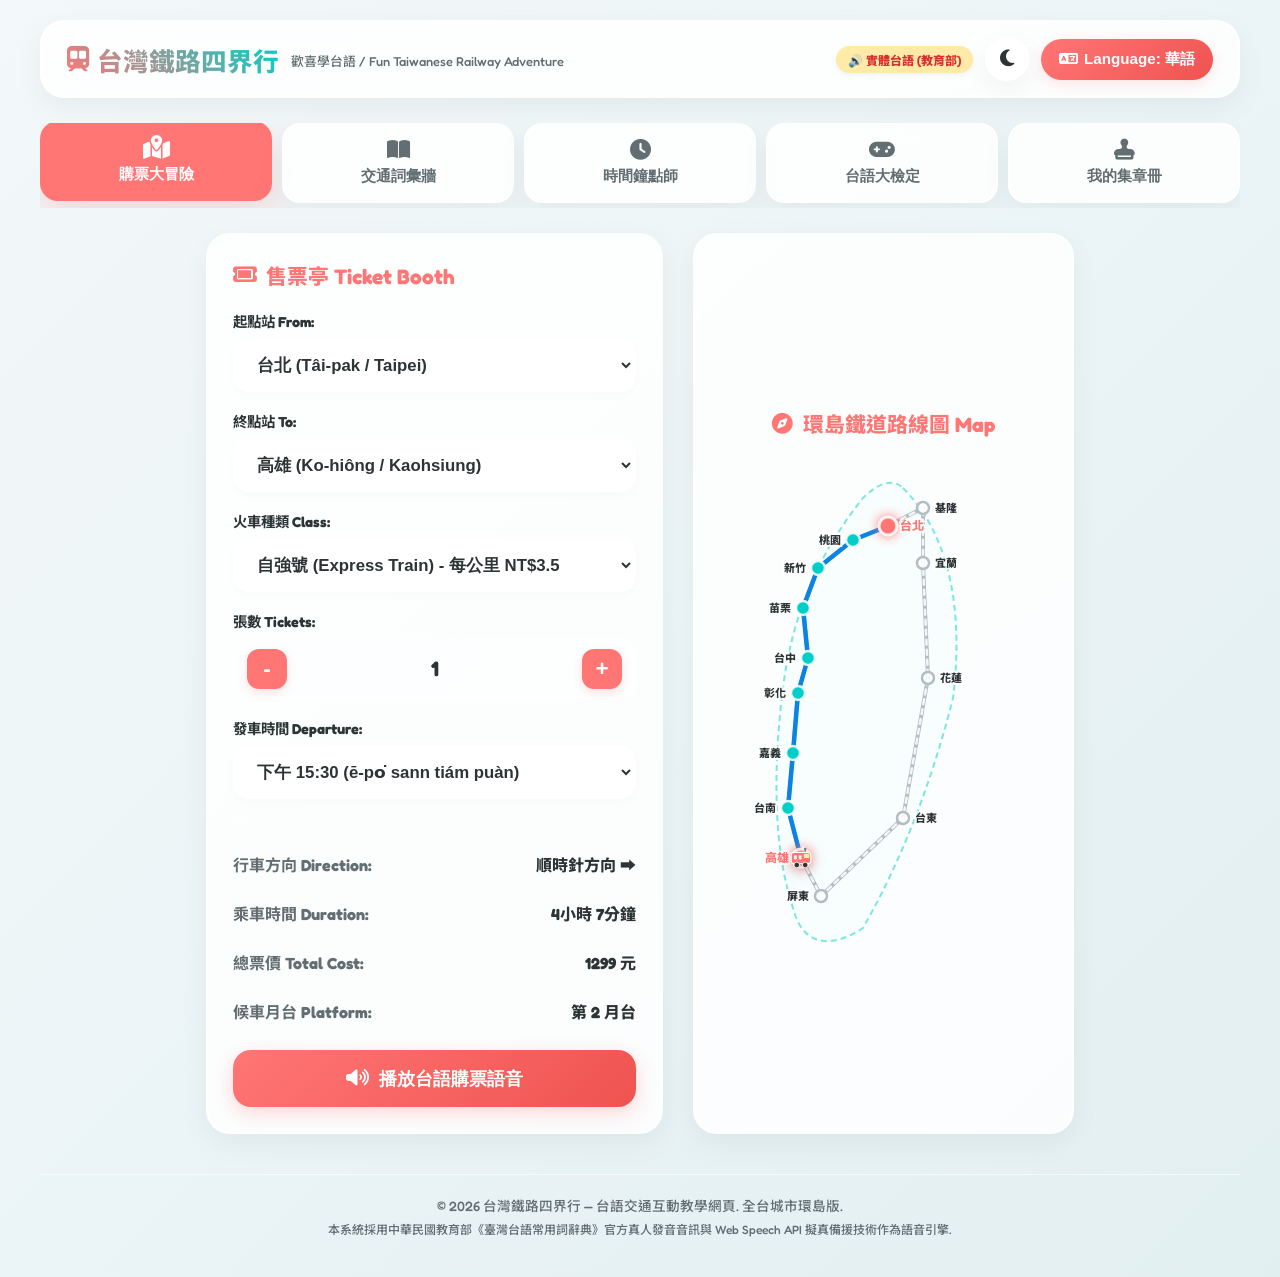
<file: ref/台灣鐵路四界行/index.html>
<!DOCTYPE html>
<html lang="zh-Hant" data-theme="light">
<head>
    <meta charset="UTF-8">
    <meta name="viewport" content="width=device-width, initial-scale=1.0">
    <title>台灣鐵路四界行 — 歡喜學台語 (Tâi-oân Hoé-chhia冒險!)</title>
    <!-- Fonts -->
    <link href="https://fonts.googleapis.com/css2?family=Fredoka:wght@300..700&family=Noto+Sans+TC:wght@100..900&family=Outfit:wght@100..900&display=swap" rel="stylesheet">
    <!-- Font Awesome -->
    <link rel="stylesheet" href="https://cdnjs.cloudflare.com/ajax/libs/font-awesome/6.4.0/css/all.min.css">
    <link rel="stylesheet" href="style.css">
</head>
<body>

    <!-- Header Section -->
    <header>
        <div class="logo-section">
            <h1 id="ui-title"><i class="fa-solid fa-train-subway"></i> 台灣鐵路四界行</h1>
            <small id="ui-subtitle">歡喜學台語 / Fun Taiwanese Railway Adventure</small>
        </div>
        <div class="header-controls">
            <!-- Speech Engine Badge -->
            <span id="speech-engine-badge" class="speech-badge badge-google">🔊 實體台語 (教育部)</span>
            <!-- Dark Mode Toggle -->
            <button id="theme-toggle-btn" class="btn-icon" onclick="toggleTheme()" aria-label="Toggle Theme" title="切換深色模式">
                <i class="fa-solid fa-moon"></i>
            </button>
            <!-- Language Toggle -->
            <button id="lang-toggle-btn" class="lang-btn" onclick="toggleLanguage()">
                <i class="fa-solid fa-language"></i> <span id="lang-toggle-text">Language: 華語</span>
            </button>
        </div>
    </header>

    <!-- Navigation Tabs -->
    <nav class="nav-tabs" aria-label="Main Navigation">
        <button id="tab-adventure-btn" class="tab-trigger active" onclick="switchTab('adventure')">
            <i class="fa-solid fa-map-location-dot"></i>
            <span id="ui-tab-adventure">購票大冒險</span>
        </button>
        <button id="tab-vocab-btn" class="tab-trigger" onclick="switchTab('vocab')">
            <i class="fa-solid fa-book-open"></i>
            <span id="ui-tab-vocab">交通詞彙牆</span>
        </button>
        <button id="tab-time-btn" class="tab-trigger" onclick="switchTab('time')">
            <i class="fa-solid fa-clock"></i>
            <span id="ui-tab-time">時間鐘點師</span>
        </button>
        <button id="tab-quiz-btn" class="tab-trigger" onclick="switchTab('quiz')">
            <i class="fa-solid fa-gamepad"></i>
            <span id="ui-tab-quiz">台語大檢定</span>
        </button>
        <button id="tab-stamps-btn" class="tab-trigger" onclick="switchTab('stamps')">
            <i class="fa-solid fa-stamp"></i>
            <span id="ui-tab-stamps">我的集章冊</span>
        </button>
    </nav>

    <!-- Main Content Area -->
    <main>
        <!-- Tab 1: Adventure & Booking -->
        <section id="panel-adventure" class="tab-panel adventure-grid active">
            <!-- Interactive Ticket Booth Card -->
            <div class="card">
                <h2 class="card-title" id="ui-booth-title"><i class="fa-solid fa-ticket"></i> 售票亭 Ticket Booth</h2>
                
                <div class="form-group">
                    <label for="start-station" id="ui-label-from">起點站 From:</label>
                    <select id="start-station" onchange="calculateJourney()"></select>
                </div>

                <div class="form-group">
                    <label for="end-station" id="ui-label-to">終點站 To:</label>
                    <select id="end-station" onchange="calculateJourney()"></select>
                </div>

                <div class="form-group">
                    <label for="train-class" id="ui-label-class">火車種類 Class:</label>
                    <select id="train-class" onchange="calculateJourney()">
                        <option value="local">區間車 (Local Train) - 每公里 NT$2.0</option>
                        <option value="express" selected>自強號 (Express Train) - 每公里 NT$3.5</option>
                    </select>
                </div>

                <div class="form-group">
                    <label id="ui-label-passengers">張數 Tickets:</label>
                    <div class="ticket-stepper">
                        <button id="btn-dec-passengers" class="stepper-btn" onclick="changePassengers(-1)" aria-label="Decrease tickets">-</button>
                        <span id="passenger-count" class="stepper-value">1</span>
                        <button id="btn-inc-passengers" class="stepper-btn" onclick="changePassengers(1)" aria-label="Increase tickets">+</button>
                    </div>
                </div>

                <div class="form-group">
                    <label for="departure-time" id="ui-label-dep-time">發車時間 Departure:</label>
                    <select id="departure-time" onchange="calculateJourney()">
                        <option value="08:00">早上 08:00 (tshán-khí peh tiám)</option>
                        <option value="10:30">早上 10:30 (tshán-khí tsa̍p tiám puàn)</option>
                        <option value="13:15">下午 13:15 (ē-po͘ tsı̍t tiám tsa̍p-gōo hun)</option>
                        <option value="15:30" selected>下午 15:30 (ē-po͘ sann tiám puàn)</option>
                        <option value="18:45">晚上 18:45 (am-sî la̍k tiám sì-tsa̍p-gōo hun)</option>
                        <option value="20:00">晚上 20:00 (am-sî peh tiám)</option>
                    </select>
                </div>

                <hr style="border: none; border-top: 1px solid var(--card-border); margin: 20px 0;">

                <!-- Results display -->
                <div class="info-display">
                    <div class="info-row">
                        <span class="info-label" id="ui-info-direction">行車方向 Direction:</span>
                        <span class="info-value"><span id="info-direction">-</span></span>
                    </div>
                    <div class="info-row">
                        <span class="info-label" id="ui-info-duration">乘車時間 Duration:</span>
                        <span class="info-value"><span id="info-duration">-</span></span>
                    </div>
                    <div class="info-row">
                        <span class="info-label" id="ui-info-cost">總票價 Total Cost:</span>
                        <span class="info-value"><span id="info-cost">-</span></span>
                    </div>
                    <div class="info-row">
                        <span class="info-label" id="ui-info-platform">候車月台 Platform:</span>
                        <span class="info-value"><span id="info-platform">-</span></span>
                    </div>
                </div>

                <!-- CTA Audio buttons -->
                <button id="play-journey-btn" class="btn-cta" onclick="playFullJourneyAudio()" disabled>
                    <i class="fa-solid fa-volume-high animate-bounce"></i> <span id="ui-btn-play-journey">播放台語購票語音</span>
                </button>

                <!-- Sentence breakdown display -->
                <div id="journey-sentence-box" class="sentence-display">
                    <p class="sentence-zh" id="journey-sentence-zh"></p>
                    <p class="sentence-tw" id="journey-sentence-tw"></p>
                </div>
            </div>

            <!-- SVG Taiwan Map Card -->
            <div class="card map-card">
                <h2 class="card-title" id="ui-map-title"><i class="fa-solid fa-compass"></i> 環島鐵道路線圖 Map</h2>
                
                <div class="map-svg-container" id="map-container">
                    <!-- Train marker moving along path -->
                    <div id="train-marker" class="train-marker">
                        <svg class="train-icon-svg" viewBox="0 0 100 100">
                            <rect x="15" y="30" width="70" height="40" rx="10" fill="#FF7675" stroke="#FFFFFF" stroke-width="4"/>
                            <rect x="60" y="35" width="20" height="15" rx="3" fill="#FFEAA7"/>
                            <rect x="25" y="40" width="10" height="15" rx="2" fill="#EBF4F6"/>
                            <rect x="42" y="40" width="10" height="15" rx="2" fill="#EBF4F6"/>
                            <circle cx="35" cy="75" r="10" fill="#2D3436" stroke="#FFFFFF" stroke-width="3"/>
                            <circle cx="65" cy="75" r="10" fill="#2D3436" stroke="#FFFFFF" stroke-width="3"/>
                            <path d="M 65 30 L 70 15 L 60 15 Z" fill="#636E72" /> <!-- Smoke stack -->
                            <circle cx="58" cy="10" r="5" fill="#E8F9FF" opacity="0.8"/> <!-- Smoke bubble -->
                        </svg>
                    </div>

                    <!-- SVG Map elements drawn dynamically in app.js -->
                    <svg id="svg-map" width="320" height="500" viewBox="0 0 320 500">
                        <!-- Taiwan boundary contour (simplified SVG path) -->
                        <path class="taiwan-outline" d="M 180 30 C 230 80, 240 160, 230 240 C 210 320, 180 400, 140 470 C 110 490, 80 490, 70 450 C 50 390, 50 310, 60 230 C 70 150, 100 90, 140 40 C 155 25, 170 20, 180 30 Z" />
                        
                        <!-- Circular railway track path -->
                        <path id="svg-rail-track" class="rail-track" d="" />
                        <path id="svg-rail-track-dashed" class="rail-track-dashed" d="" />
                        <path id="svg-rail-active-path" class="rail-active-path" d="" />

                        <!-- Group for station points -->
                        <g id="svg-stations-group"></g>
                    </svg>
                </div>
            </div>
        </section>

        <!-- Tab 2: Vocabulary Wall -->
        <section id="panel-vocab" class="tab-panel card">
            <h2 class="card-title" id="ui-vocab-title"><i class="fa-solid fa-book-open"></i> 交通台語詞彙牆 Vocabulary</h2>
            <!-- Filter buttons -->
            <div class="vocab-filter">
                <button class="filter-btn active" id="btn-filter-all" onclick="filterVocab('all')">全部 All</button>
                <button class="filter-btn" id="btn-filter-vehicles" onclick="filterVocab('vehicles')">交通工具 Vehicles</button>
                <button class="filter-btn" id="btn-filter-stations" onclick="filterVocab('stations')">鐵路場景 Stations</button>
            </div>
            <!-- Vocabulary Grid -->
            <div class="vocab-grid" id="vocab-container"></div>
        </section>

        <!-- Tab 3: Interactive Time / Clock Trainer -->
        <section id="panel-time" class="tab-panel two-col-layout">
            <!-- Left: Interactive Clock -->
            <div class="card clock-container">
                <h2 class="card-title" id="ui-clock-title"><i class="fa-solid fa-circle-notch"></i> 撥撥看時鐘 Clock Trainer</h2>
                
                <div class="interactive-clock" id="interactive-clock">
                    <div class="clock-face">
                        <div class="clock-number clock-12">12</div>
                        <div class="clock-number clock-3">3</div>
                        <div class="clock-number clock-6">6</div>
                        <div class="clock-number clock-9">9</div>
                        <div class="clock-center"></div>
                        <!-- Clock hands -->
                        <div id="clock-hour-hand" class="clock-hand hour"></div>
                        <div id="clock-min-hand" class="clock-hand minute"></div>
                    </div>
                </div>

                <div class="clock-setter-panel">
                    <div class="time-readout" id="clock-time-digital">15:30</div>
                    <div class="time-readout-pinyin" id="clock-time-tw">下午三點半<br><small>ē-po͘ sann tiám puàn</small></div>
                </div>
            </div>

            <!-- Right: Time Learning & Control -->
            <div class="card">
                <h2 class="card-title" id="ui-time-learn-title"><i class="fa-solid fa-graduation-cap"></i> 時間台語發音教室</h2>
                
                <div class="form-group">
                    <label id="ui-label-adjust-time">微調時間 Adjust Time:</label>
                    <div class="clock-controls">
                        <button class="btn-ctrl" onclick="adjustClockTime(-60)" title="減少一小時"><i class="fa-solid fa-circle-minus"></i> -1h</button>
                        <button class="btn-ctrl" onclick="adjustClockTime(-15)" title="減少十五分"><i class="fa-solid fa-minus"></i> -15m</button>
                        <button class="btn-ctrl" onclick="adjustClockTime(15)" title="增加十五分"><i class="fa-solid fa-plus"></i> +15m</button>
                        <button class="btn-ctrl" onclick="adjustClockTime(60)" title="增加一小時"><i class="fa-solid fa-circle-plus"></i> +1h</button>
                    </div>
                </div>

                <!-- Fast preset options -->
                <div class="form-group" style="margin-top: 25px;">
                    <label id="ui-label-preset-time">常見火車發車時間 Presets:</label>
                    <div style="display: flex; flex-wrap: wrap; gap: 10px; margin-top: 8px;">
                        <button class="btn-ctrl" onclick="setClockTime(8, 0)">08:00 (八點整)</button>
                        <button class="btn-ctrl" onclick="setClockTime(10, 30)">10:30 (十點半)</button>
                        <button class="btn-ctrl" onclick="setClockTime(12, 15)">12:15 (十二點十五分)</button>
                        <button class="btn-ctrl" onclick="setClockTime(15, 30)">15:30 (三點半)</button>
                        <button class="btn-ctrl" onclick="setClockTime(17, 45)">17:45 (五點四十五分)</button>
                        <button class="btn-ctrl" onclick="setClockTime(20, 0)">20:00 (八點整)</button>
                    </div>
                </div>

                <hr style="border: none; border-top: 1px solid var(--card-border); margin: 25px 0;">

                <button class="btn-cta" id="play-clock-btn" onclick="playClockAudio()">
                    <i class="fa-solid fa-volume-high animate-bounce"></i> <span id="ui-btn-play-clock">播放台語時間發音</span>
                </button>
            </div>
        </section>

        <!-- Tab 4: Challenges & Quiz -->
        <section id="panel-quiz" class="tab-panel card">
            <h2 class="card-title" id="ui-quiz-title"><i class="fa-solid fa-gamepad"></i> 台語大檢定 Challenge Mode</h2>

            <!-- Welcome/Select Mode panel -->
            <div id="quiz-welcome-panel" class="quiz-welcome">
                <span class="welcome-emoji">🎫</span>
                <h3 style="font-size: 1.6rem; font-weight: 800; margin-bottom: 10px;" id="ui-quiz-welcome-title">準備接受台語大挑戰了嗎？</h3>
                <p style="color: var(--text-light); line-height: 1.6;" id="ui-quiz-welcome-desc">
                    我們提供兩大交通檢定關卡！點選按鈕後將隨機播放 10 題台語語音，在時限內選出正確答案。
                    答對 8 題以上即可解鎖該城市的精美火車紀念印章喔！
                </p>
                <div class="quiz-select-btns">
                    <button class="btn-quiz-select primary" id="btn-quiz-seller" onclick="startQuiz('seller')">
                        <i class="fa-solid fa-user-tie"></i>
                        <span id="ui-quiz-seller-name">售票員聽力挑戰</span>
                        <small style="font-weight: 500; font-size: 0.75rem; opacity: 0.8;">目的地與車票數量聽力</small>
                    </button>
                    <button class="btn-quiz-select" id="btn-quiz-time" onclick="startQuiz('time')">
                        <i class="fa-solid fa-clock-rotate-left"></i>
                        <span id="ui-quiz-time-name">發車時刻聽力挑戰</span>
                        <small style="font-weight: 500; font-size: 0.75rem; opacity: 0.8;">火車時刻與時間聽力</small>
                    </button>
                </div>
            </div>

            <!-- Active Quiz panel -->
            <div id="quiz-game-panel" class="quiz-container">
                <div class="quiz-header">
                    <div class="quiz-stat"><i class="fa-solid fa-circle-question"></i> <span id="quiz-progress-text">問題 1 / 10</span></div>
                    <div class="quiz-stat" id="quiz-score-display"><i class="fa-solid fa-star" style="color: var(--accent);"></i> 分數: 0</div>
                    <div class="quiz-stat" id="quiz-timer-display" style="color: var(--primary);"><i class="fa-solid fa-hourglass-half"></i> 剩餘: 20s</div>
                </div>

                <!-- Timer progress bar -->
                <div class="timer-bar-container">
                    <div id="quiz-timer-bar" class="timer-bar"></div>
                </div>

                <div class="quiz-body">
                    <!-- Play voice button -->
                    <div class="audio-box">
                        <button class="btn-play-audio" id="quiz-audio-play-btn" onclick="playQuizQuestionAudio()" aria-label="Play question audio">
                            <i class="fa-solid fa-volume-high"></i>
                        </button>
                    </div>

                    <p class="quiz-question-txt" id="quiz-question-prompt">請點擊上方按鈕播放題目，並選出正確答案：</p>

                    <!-- Multiple choice options -->
                    <div class="quiz-options" id="quiz-options-container">
                        <button class="option-btn">選項一</button>
                        <button class="option-btn">選項二</button>
                        <button class="option-btn">選項三</button>
                        <button class="option-btn">選項四</button>
                    </div>

                    <div class="quiz-feedback" id="quiz-feedback-text"></div>
                </div>
            </div>

            <!-- Quiz Result panel -->
            <div id="quiz-result-panel" class="quiz-result">
                <div class="result-header" id="quiz-result-title">挑戰結束！</div>
                <div class="result-score" id="quiz-result-score">您的得分：8 / 10 題</div>
                
                <div class="result-rewards" id="quiz-rewards-box">
                    <p class="stamp-unlock-txt" id="quiz-unlock-stamp-label"><i class="fa-solid fa-gift"></i> 恭喜獲得新車站紀念章！</p>
                    <div class="unlocked-stamp-item" id="quiz-unlocked-stamp-display">
                        <!-- Filled in dynamically -->
                    </div>
                </div>

                <button class="btn-cta" onclick="resetQuizInterface()">
                    <i class="fa-solid fa-rotate-left"></i> <span id="ui-btn-retry">返回檢定選單</span>
                </button>
            </div>
        </section>

        <!-- Tab 5: Stamps Booklet -->
        <section id="panel-stamps" class="tab-panel card">
            <h2 class="card-title" id="ui-stamps-title"><i class="fa-solid fa-stamp"></i> 我的鐵道集章冊 Stamp Album</h2>
            <p style="color: var(--text-light); margin-bottom: 25px;" id="ui-stamps-desc">
                在「台語大檢定」中答對 8 題以上即可隨機獲得一個城市的限定紀念章。收集越多，代表你已經搭著火車玩遍了全台灣！
            </p>
            <!-- Grid of stamps -->
            <div class="stamp-grid" id="stamps-container"></div>
        </section>
    </main>

    <!-- Footer -->
    <footer>
        <p>© 2026 台灣鐵路四界行 — 台語交通互動教學網頁. 全台城市環島版.</p>
        <p style="font-size: 0.75rem; margin-top: 5px;">本系統採用中華民國教育部《臺灣台語常用詞辭典》官方真人發音音訊與 Web Speech API 擬真備援技術作為語音引擎.</p>
    </footer>

    <script src="app.js"></script>
</body>
</html>
</file>
<file: ref/台灣鐵路四界行/style.css>
:root {
    --primary: #FF7675;
    --primary-hover: #EF5350;
    --secondary: #00CEC9;
    --secondary-hover: #00B894;
    --accent: #FFEAA7;
    --bg-gradient: linear-gradient(135deg, #F3F8FA 0%, #EBF4F6 50%, #E2EFF1 100%);
    --card-bg: rgba(255, 255, 255, 0.85);
    --card-border: rgba(255, 255, 255, 0.6);
    --text: #2D3436;
    --text-light: #636E72;
    --rail-color: #B2BEC3;
    --rail-active: #0984E3;
    --shadow: 0 10px 30px rgba(0, 0, 0, 0.05);
    --shadow-active: 0 15px 35px rgba(255, 118, 117, 0.25);
    --border-radius: 24px;
    --transition: all 0.3s cubic-bezier(0.4, 0, 0.2, 1);
}

[data-theme="dark"] {
    --primary: #FF7675;
    --primary-hover: #FF8E8D;
    --secondary: #00CEC9;
    --secondary-hover: #81ECEC;
    --accent: #FDCB6E;
    --bg-gradient: linear-gradient(135deg, #1E272E 0%, #0F171E 100%);
    --card-bg: rgba(30, 39, 46, 0.85);
    --card-border: rgba(255, 255, 255, 0.1);
    --text: #F5F6FA;
    --text-light: #A5B1C2;
    --rail-color: #485460;
    --rail-active: #00D2D3;
    --shadow: 0 10px 30px rgba(0, 0, 0, 0.3);
    --shadow-active: 0 15px 35px rgba(255, 118, 117, 0.4);
}

* {
    box-sizing: border-box;
    margin: 0;
    padding: 0;
    -webkit-tap-highlight-color: transparent;
}

body {
    font-family: 'Fredoka', 'Noto Sans TC', 'Outfit', sans-serif;
    background: var(--bg-gradient);
    color: var(--text);
    min-height: 100vh;
    padding: 20px 10px;
    display: flex;
    flex-direction: column;
    align-items: center;
    transition: background 0.5s ease, color 0.3s ease;
    overflow-x: hidden;
}

header {
    width: 100%;
    max-width: 1200px;
    display: flex;
    justify-content: space-between;
    align-items: center;
    padding: 15px 25px;
    background: var(--card-bg);
    backdrop-filter: blur(15px);
    -webkit-backdrop-filter: blur(15px);
    border: 2px solid var(--card-border);
    border-radius: var(--border-radius);
    box-shadow: var(--shadow);
    margin-bottom: 25px;
    transition: var(--transition);
}

.logo-section {
    display: flex;
    align-items: center;
    gap: 12px;
}

.logo-section h1 {
    font-size: 1.6rem;
    font-weight: 800;
    background: linear-gradient(45deg, var(--primary), var(--secondary));
    -webkit-background-clip: text;
    -webkit-text-fill-color: transparent;
    display: flex;
    align-items: center;
    gap: 8px;
}

.logo-section small {
    display: block;
    font-size: 0.8rem;
    color: var(--text-light);
    font-weight: 500;
    margin-top: 2px;
}

.header-controls {
    display: flex;
    align-items: center;
    gap: 12px;
}

.btn-icon {
    background: var(--card-bg);
    border: 2px solid var(--card-border);
    color: var(--text);
    width: 44px;
    height: 44px;
    border-radius: 50%;
    cursor: pointer;
    display: flex;
    align-items: center;
    justify-content: center;
    font-size: 1.2rem;
    box-shadow: var(--shadow);
    transition: var(--transition);
}

.btn-icon:hover {
    transform: translateY(-2px) scale(1.05);
    background: var(--primary);
    color: white;
    border-color: var(--primary);
}

.lang-btn {
    background: linear-gradient(135deg, var(--primary) 0%, var(--primary-hover) 100%);
    color: white;
    border: none;
    padding: 10px 18px;
    font-size: 0.95rem;
    font-weight: 700;
    border-radius: 50px;
    cursor: pointer;
    box-shadow: 0 4px 15px rgba(255, 118, 117, 0.2);
    display: flex;
    align-items: center;
    gap: 6px;
    transition: var(--transition);
}

.lang-btn:hover {
    transform: translateY(-2px);
    box-shadow: 0 6px 20px rgba(255, 118, 117, 0.35);
}

/* Navigation Tabs */
.nav-tabs {
    width: 100%;
    max-width: 1200px;
    display: flex;
    gap: 10px;
    margin-bottom: 25px;
    overflow-x: auto;
    padding-bottom: 5px;
    scrollbar-width: none; /* Firefox */
}

.nav-tabs::-webkit-scrollbar {
    display: none; /* Safari and Chrome */
}

.tab-trigger {
    flex: 1;
    min-width: 120px;
    padding: 14px 10px;
    background: var(--card-bg);
    backdrop-filter: blur(10px);
    border: 2px solid var(--card-border);
    border-radius: 18px;
    color: var(--text-light);
    font-size: 0.95rem;
    font-weight: 700;
    cursor: pointer;
    display: flex;
    flex-direction: column;
    align-items: center;
    gap: 6px;
    box-shadow: var(--shadow);
    transition: var(--transition);
}

.tab-trigger i {
    font-size: 1.3rem;
    transition: var(--transition);
}

.tab-trigger:hover {
    color: var(--primary);
    transform: translateY(-2px);
    border-color: var(--primary);
}

.tab-trigger.active {
    background: var(--primary);
    color: white;
    border-color: var(--primary);
    box-shadow: var(--shadow-active);
    transform: translateY(-2px);
}

.tab-trigger.active i {
    transform: scale(1.15);
}

/* Panels */
.tab-panel {
    display: none;
    width: 100%;
    max-width: 1200px;
    animation: fadeIn 0.4s ease forwards;
}

.tab-panel.active {
    display: grid;
}

@keyframes fadeIn {
    from {
        opacity: 0;
        transform: translateY(10px);
    }
    to {
        opacity: 1;
        transform: translateY(0);
    }
}

/* Grid Layouts */
.adventure-grid {
    grid-template-columns: 1.2fr 1fr;
    gap: 30px;
}

.two-col-layout {
    grid-template-columns: 1fr 1.2fr;
    gap: 30px;
}

@media (max-width: 900px) {
    .adventure-grid, .two-col-layout {
        grid-template-columns: 1fr;
    }
}

/* Cards */
.card {
    background: var(--card-bg);
    backdrop-filter: blur(15px);
    -webkit-backdrop-filter: blur(15px);
    border: 2px solid var(--card-border);
    border-radius: var(--border-radius);
    padding: 25px;
    box-shadow: var(--shadow);
    transition: var(--transition);
    position: relative;
    overflow: hidden;
}

.card:hover {
    box-shadow: 0 15px 35px rgba(0, 0, 0, 0.08);
}

.card-title {
    font-size: 1.3rem;
    font-weight: 800;
    margin-bottom: 20px;
    color: var(--primary);
    display: flex;
    align-items: center;
    gap: 10px;
}

.badge-row {
    display: flex;
    justify-content: flex-end;
    margin-bottom: 15px;
}

.speech-badge {
    font-size: 0.75rem;
    font-weight: 800;
    padding: 5px 12px;
    border-radius: 50px;
    box-shadow: 0 2px 5px rgba(0,0,0,0.05);
    transition: var(--transition);
}

.badge-google {
    background: #FFEAA7;
    color: #D63031;
}

.badge-local {
    background: #E17055;
    color: white;
}

/* Form Controls */
.form-group {
    margin-bottom: 18px;
}

.form-group label {
    display: block;
    font-weight: 700;
    font-size: 0.9rem;
    margin-bottom: 8px;
    color: var(--text);
}

select {
    width: 100%;
    padding: 14px 18px;
    font-size: 1.05rem;
    font-weight: 600;
    color: var(--text);
    background: var(--card-bg);
    border: 2px solid var(--card-border);
    border-radius: 16px;
    outline: none;
    cursor: pointer;
    box-shadow: 0 4px 10px rgba(0,0,0,0.02);
    transition: var(--transition);
}

select:focus {
    border-color: var(--primary);
    box-shadow: 0 0 0 4px rgba(255, 118, 117, 0.15);
}

.ticket-stepper {
    display: flex;
    align-items: center;
    justify-content: space-between;
    padding: 8px 12px;
    border: 2px solid var(--card-border);
    border-radius: 16px;
    background: rgba(255, 255, 255, 0.3);
}

.stepper-btn {
    width: 40px;
    height: 40px;
    border-radius: 12px;
    border: none;
    background: var(--primary);
    color: white;
    font-size: 1.4rem;
    font-weight: 700;
    cursor: pointer;
    display: flex;
    align-items: center;
    justify-content: center;
    box-shadow: 0 4px 10px rgba(255, 118, 117, 0.2);
    transition: var(--transition);
}

.stepper-btn:hover:not(:disabled) {
    transform: scale(1.05);
    background: var(--primary-hover);
}

.stepper-btn:disabled {
    background: #BDC3C7;
    cursor: not-allowed;
    box-shadow: none;
}

.stepper-value {
    font-size: 1.3rem;
    font-weight: 800;
}

/* Info Display Card */
.info-row {
    display: flex;
    justify-content: space-between;
    padding: 12px 0;
    border-bottom: 1px dashed var(--card-border);
}

.info-row:last-child {
    border-bottom: none;
}

.info-label {
    font-weight: 700;
    color: var(--text-light);
}

.info-value {
    font-weight: 800;
    color: var(--text);
    text-align: right;
}

.info-value .tai-pinyin {
    display: block;
    font-size: 0.8rem;
    color: var(--primary);
    font-weight: 600;
}

/* Button Call-To-Action */
.btn-cta {
    width: 100%;
    padding: 16px;
    border: none;
    border-radius: 18px;
    background: linear-gradient(135deg, var(--primary) 0%, var(--primary-hover) 100%);
    color: white;
    font-size: 1.15rem;
    font-weight: 800;
    cursor: pointer;
    box-shadow: 0 6px 20px rgba(255, 118, 117, 0.3);
    display: flex;
    align-items: center;
    justify-content: center;
    gap: 10px;
    margin-top: 15px;
    transition: var(--transition);
}

.btn-cta:hover:not(:disabled) {
    transform: translateY(-2px);
    box-shadow: 0 10px 25px rgba(255, 118, 117, 0.45);
}

.btn-cta:active:not(:disabled) {
    transform: translateY(0);
}

.btn-cta:disabled {
    background: #BDC3C7;
    cursor: not-allowed;
    box-shadow: none;
}

.sentence-display {
    margin-top: 15px;
    padding: 15px;
    background: rgba(255, 234, 167, 0.15);
    border-left: 5px solid var(--accent);
    border-radius: 0 16px 16px 0;
    display: none;
    animation: slideDown 0.3s ease forwards;
}

.sentence-display.active {
    display: block;
}

.sentence-zh {
    font-weight: 800;
    font-size: 1.05rem;
    margin-bottom: 5px;
}

.sentence-tw {
    font-size: 0.95rem;
    color: var(--primary);
    font-weight: 700;
    line-height: 1.4;
}

@keyframes slideDown {
    from { opacity: 0; transform: translateY(-5px); }
    to { opacity: 1; transform: translateY(0); }
}

/* Map Display */
.map-card {
    display: flex;
    flex-direction: column;
    align-items: center;
    justify-content: center;
    min-height: 520px;
}

.map-svg-container {
    position: relative;
    width: 320px;
    height: 500px;
}

.taiwan-outline {
    fill: rgba(0, 206, 203, 0.03);
    stroke: var(--secondary);
    stroke-width: 2;
    stroke-dasharray: 6 4;
    opacity: 0.5;
}

.rail-track {
    fill: none;
    stroke: var(--rail-color);
    stroke-width: 4;
    stroke-linecap: round;
    stroke-linejoin: round;
    transition: var(--transition);
}

.rail-track-dashed {
    fill: none;
    stroke: var(--card-bg);
    stroke-width: 2.5;
    stroke-dasharray: 5 5;
    stroke-linecap: round;
    stroke-linejoin: round;
}

.rail-active-path {
    fill: none;
    stroke: var(--rail-active);
    stroke-width: 4.5;
    stroke-linecap: round;
    stroke-linejoin: round;
    stroke-dasharray: 1000;
    stroke-dashoffset: 1000;
    animation: drawPath 1.2s ease forwards;
}

@keyframes drawPath {
    to { stroke-dashoffset: 0; }
}

.station-point {
    cursor: pointer;
    transition: var(--transition);
}

.station-point circle {
    fill: var(--card-bg);
    stroke: var(--rail-color);
    stroke-width: 2.5;
    transition: var(--transition);
}

.station-point text {
    font-family: inherit;
    font-weight: 800;
    font-size: 11px;
    fill: var(--text);
    text-shadow: 2px 2px 0 var(--card-bg), -2px -2px 0 var(--card-bg), 2px -2px 0 var(--card-bg), -2px 2px 0 var(--card-bg);
    transition: var(--transition);
    user-select: none;
}

.station-point:hover circle {
    transform: scale(1.3);
    stroke: var(--primary);
    fill: var(--accent);
}

.station-point.active circle {
    fill: var(--primary);
    stroke: var(--card-bg);
    stroke-width: 3;
    r: 9;
    filter: drop-shadow(0 0 6px var(--primary));
}

.station-point.active text {
    fill: var(--primary);
    font-size: 12px;
}

.station-point.in-route circle {
    fill: var(--secondary);
    stroke: var(--card-bg);
    r: 7;
}

.train-marker {
    position: absolute;
    width: 28px;
    height: 28px;
    z-index: 10;
    pointer-events: none;
    display: none;
    transition: left 0.6s cubic-bezier(0.25, 1, 0.5, 1), top 0.6s cubic-bezier(0.25, 1, 0.5, 1);
    transform: translate(-50%, -50%);
}

.train-marker.active {
    display: block;
}

.train-icon-svg {
    width: 100%;
    height: 100%;
    filter: drop-shadow(0 4px 8px rgba(0,0,0,0.15));
    animation: chug-animation 0.2s infinite alternate;
}

@keyframes chug-animation {
    0% { transform: translateY(0) rotate(-2deg); }
    100% { transform: translateY(-2px) rotate(2deg); }
}

/* Vocabulary Tab */
.vocab-filter {
    display: flex;
    gap: 10px;
    margin-bottom: 20px;
    width: 100%;
    justify-content: center;
}

.filter-btn {
    padding: 8px 16px;
    border: 2px solid var(--card-border);
    background: var(--card-bg);
    color: var(--text);
    border-radius: 50px;
    font-weight: 700;
    cursor: pointer;
    box-shadow: var(--shadow);
    transition: var(--transition);
}

.filter-btn.active {
    background: var(--secondary);
    color: white;
    border-color: var(--secondary);
}

.vocab-grid {
    display: grid;
    grid-template-columns: repeat(auto-fill, minmax(180px, 1fr));
    gap: 20px;
    width: 100%;
}

.vocab-card {
    background: var(--card-bg);
    border: 2px solid var(--card-border);
    border-radius: var(--border-radius);
    padding: 20px;
    text-align: center;
    box-shadow: var(--shadow);
    cursor: pointer;
    transition: var(--transition);
    position: relative;
}

.vocab-card:hover {
    transform: translateY(-5px);
    border-color: var(--primary);
    box-shadow: 0 12px 25px rgba(255, 118, 117, 0.15);
}

.vocab-emoji {
    font-size: 2.8rem;
    margin-bottom: 12px;
    display: inline-block;
    transition: var(--transition);
}

.vocab-card:hover .vocab-emoji {
    transform: scale(1.15) rotate(5deg);
}

.vocab-zh {
    font-size: 1.15rem;
    font-weight: 800;
    margin-bottom: 4px;
}

.vocab-pinyin {
    font-size: 0.85rem;
    color: var(--primary);
    font-weight: 700;
    margin-bottom: 8px;
}

.vocab-en {
    font-size: 0.8rem;
    color: var(--text-light);
    font-weight: 500;
}

/* Time & Clock Tab */
.clock-container {
    display: flex;
    flex-direction: column;
    align-items: center;
    justify-content: center;
    padding: 10px;
}

.interactive-clock {
    width: 250px;
    height: 250px;
    background: var(--card-bg);
    border: 8px solid var(--secondary);
    border-radius: 50%;
    position: relative;
    box-shadow: 0 10px 25px rgba(0,206,203,0.15);
    margin-bottom: 25px;
    user-select: none;
    touch-action: none;
}

.clock-face {
    width: 100%;
    height: 100%;
    position: relative;
}

.clock-center {
    width: 14px;
    height: 14px;
    background: var(--text);
    border: 3px solid var(--secondary);
    border-radius: 50%;
    position: absolute;
    top: 50%;
    left: 50%;
    transform: translate(-50%, -50%);
    z-index: 5;
}

.clock-hand {
    position: absolute;
    bottom: 50%;
    left: 50%;
    transform-origin: bottom center;
    border-radius: 10px;
    z-index: 3;
}

.clock-hand.hour {
    width: 6px;
    height: 65px;
    background: var(--text);
}

.clock-hand.minute {
    width: 4px;
    height: 95px;
    background: var(--primary);
}

.clock-number {
    position: absolute;
    width: 30px;
    height: 30px;
    text-align: center;
    line-height: 30px;
    font-weight: 800;
    font-size: 1.1rem;
    color: var(--text);
}

.clock-12 { top: 10px; left: 50%; transform: translateX(-50%); }
.clock-3 { right: 10px; top: 50%; transform: translateY(-50%); }
.clock-6 { bottom: 10px; left: 50%; transform: translateX(-50%); }
.clock-9 { left: 10px; top: 50%; transform: translateY(-50%); }

.clock-setter-panel {
    display: flex;
    flex-direction: column;
    align-items: center;
    gap: 15px;
    width: 100%;
}

.time-readout {
    font-size: 1.8rem;
    font-weight: 800;
    color: var(--text);
    text-align: center;
}

.time-readout-pinyin {
    font-size: 1.1rem;
    font-weight: 700;
    color: var(--primary);
    margin-top: 5px;
    text-align: center;
}

.clock-controls {
    display: flex;
    gap: 12px;
}

.btn-ctrl {
    padding: 10px 18px;
    border: 2px solid var(--card-border);
    background: var(--card-bg);
    color: var(--text);
    border-radius: 16px;
    font-weight: 700;
    cursor: pointer;
    display: flex;
    align-items: center;
    gap: 6px;
    transition: var(--transition);
}

.btn-ctrl:hover {
    border-color: var(--secondary);
    color: var(--secondary);
    transform: translateY(-1px);
}

/* Quiz Tab & Challenge Panel */
.quiz-welcome {
    text-align: center;
    max-width: 600px;
    margin: 40px auto;
}

.welcome-emoji {
    font-size: 4rem;
    margin-bottom: 20px;
    display: block;
}

.quiz-select-btns {
    display: flex;
    gap: 20px;
    justify-content: center;
    margin-top: 25px;
}

.btn-quiz-select {
    padding: 15px 30px;
    border: none;
    border-radius: 20px;
    background: linear-gradient(135deg, var(--secondary) 0%, var(--secondary-hover) 100%);
    color: white;
    font-size: 1.1rem;
    font-weight: 800;
    cursor: pointer;
    box-shadow: 0 4px 15px rgba(0,206,203,0.2);
    display: flex;
    flex-direction: column;
    align-items: center;
    gap: 6px;
    transition: var(--transition);
}

.btn-quiz-select.primary {
    background: linear-gradient(135deg, var(--primary) 0%, var(--primary-hover) 100%);
    box-shadow: 0 4px 15px rgba(255, 118, 117, 0.2);
}

.btn-quiz-select:hover {
    transform: translateY(-3px);
    box-shadow: 0 8px 25px rgba(0,0,0,0.15);
}

.quiz-container {
    display: none;
}

.quiz-container.active {
    display: flex;
    flex-direction: column;
}

.quiz-header {
    display: flex;
    justify-content: space-between;
    align-items: center;
    margin-bottom: 25px;
    padding-bottom: 15px;
    border-bottom: 2px solid var(--card-border);
}

.quiz-stat {
    font-size: 1.1rem;
    font-weight: 800;
    display: flex;
    align-items: center;
    gap: 6px;
}

.timer-bar-container {
    width: 100%;
    height: 8px;
    background: rgba(0,0,0,0.05);
    border-radius: 10px;
    overflow: hidden;
    margin-bottom: 25px;
}

.timer-bar {
    height: 100%;
    width: 100%;
    background: var(--primary);
    transition: width 1s linear;
}

.quiz-body {
    display: flex;
    flex-direction: column;
    align-items: center;
    text-align: center;
}

.audio-box {
    margin-bottom: 25px;
}

.btn-play-audio {
    width: 76px;
    height: 76px;
    border-radius: 50%;
    border: none;
    background: var(--primary);
    color: white;
    font-size: 2rem;
    cursor: pointer;
    display: flex;
    align-items: center;
    justify-content: center;
    box-shadow: 0 8px 25px rgba(255, 118, 117, 0.35);
    animation: ripple 2s infinite;
    transition: var(--transition);
}

.btn-play-audio:hover {
    transform: scale(1.05);
    background: var(--primary-hover);
}

@keyframes ripple {
    0% { box-shadow: 0 0 0 0 rgba(255, 118, 117, 0.4); }
    70% { box-shadow: 0 0 0 15px rgba(255, 118, 117, 0); }
    100% { box-shadow: 0 0 0 0 rgba(255, 118, 117, 0); }
}

.quiz-question-txt {
    font-size: 1.3rem;
    font-weight: 800;
    margin-bottom: 25px;
    max-width: 500px;
}

.quiz-options {
    display: grid;
    grid-template-columns: 1fr 1fr;
    gap: 15px;
    width: 100%;
    max-width: 550px;
}

@media (max-width: 500px) {
    .quiz-options {
        grid-template-columns: 1fr;
    }
}

.option-btn {
    padding: 16px 20px;
    border: 2px solid var(--card-border);
    background: var(--card-bg);
    color: var(--text);
    border-radius: 18px;
    font-size: 1.05rem;
    font-weight: 700;
    cursor: pointer;
    box-shadow: var(--shadow);
    transition: var(--transition);
    text-align: center;
}

.option-btn:hover:not(:disabled) {
    border-color: var(--secondary);
    background: rgba(0, 206, 203, 0.05);
    transform: translateY(-2px);
}

.option-btn.correct {
    background: #2ECC71 !important;
    color: white !important;
    border-color: #2ECC71 !important;
    box-shadow: 0 5px 15px rgba(46, 204, 113, 0.3) !important;
}

.option-btn.wrong {
    background: #E74C3C !important;
    color: white !important;
    border-color: #E74C3C !important;
    box-shadow: 0 5px 15px rgba(231, 76, 60, 0.3) !important;
}

.quiz-feedback {
    margin-top: 25px;
    font-size: 1.25rem;
    font-weight: 800;
    min-height: 30px;
}

.quiz-feedback.success { color: #2ECC71; }
.quiz-feedback.error { color: #E74C3C; }

/* Result Display */
.quiz-result {
    display: none;
    text-align: center;
    max-width: 550px;
    margin: 0 auto;
    animation: fadeIn 0.4s ease forwards;
}

.result-header {
    font-size: 2rem;
    font-weight: 800;
    color: var(--primary);
    margin-bottom: 15px;
}

.result-score {
    font-size: 1.5rem;
    font-weight: 800;
    margin-bottom: 25px;
}

.result-rewards {
    background: rgba(255, 234, 167, 0.2);
    border: 3px dashed var(--accent);
    padding: 20px;
    border-radius: var(--border-radius);
    margin-bottom: 25px;
}

.stamp-unlock-txt {
    font-weight: 800;
    color: #D35400;
    font-size: 1.1rem;
    margin-bottom: 12px;
}

.unlocked-stamp-item {
    display: flex;
    flex-direction: column;
    align-items: center;
    gap: 8px;
}

/* Stamps Collection Tab */
.stamp-grid {
    display: grid;
    grid-template-columns: repeat(auto-fill, minmax(130px, 1fr));
    gap: 20px;
    width: 100%;
}

.stamp-item {
    background: var(--card-bg);
    border: 3px dashed var(--card-border);
    border-radius: 50%;
    aspect-ratio: 1;
    display: flex;
    flex-direction: column;
    align-items: center;
    justify-content: center;
    cursor: pointer;
    transition: var(--transition);
    position: relative;
    padding: 10px;
    box-shadow: var(--shadow);
}

.stamp-item.locked {
    filter: grayscale(1) opacity(0.4);
    border-style: dashed;
}

.stamp-item.unlocked {
    border: 3px solid var(--primary);
    background: radial-gradient(circle, #FFF9F2 0%, #FFEAA7 100%);
    transform: rotate(-5deg);
    box-shadow: 0 10px 20px rgba(243, 156, 18, 0.2);
    animation: stampStamp 0.4s cubic-bezier(0.175, 0.885, 0.32, 1.275);
}

@keyframes stampStamp {
    0% { transform: scale(3) rotate(15deg); opacity: 0; }
    100% { transform: scale(1) rotate(-5deg); opacity: 1; }
}

.stamp-icon {
    font-size: 2.2rem;
    margin-bottom: 5px;
}

.stamp-name {
    font-size: 0.8rem;
    font-weight: 800;
    color: #2D3436;
}

.stamp-city-zh {
    font-size: 0.7rem;
    font-weight: 600;
    color: var(--text-light);
}

/* Confetti particles */
.confetti-particle {
    position: absolute;
    width: 10px;
    height: 10px;
    border-radius: 50%;
    z-index: 100;
    pointer-events: none;
    animation: confetti-anim 1.2s cubic-bezier(0.1, 0.8, 0.3, 1) forwards;
}

@keyframes confetti-anim {
    0% {
        transform: translate(0, 0) scale(1) rotate(0deg);
        opacity: 1;
    }
    100% {
        transform: translate(var(--x), -200px) scale(0.4) rotate(var(--rot));
        opacity: 0;
    }
}

/* Shake Animation for Wrong Answers */
.shake {
    animation: shake-anim 0.5s ease;
}

@keyframes shake-anim {
    0%, 100% { transform: translateX(0); }
    20%, 60% { transform: translateX(-8px); }
    40%, 80% { transform: translateX(8px); }
}

/* Bounce Animation */
.bounce-effect {
    animation: bounce-anim 0.6s cubic-bezier(0.175, 0.885, 0.32, 1.275);
}

@keyframes bounce-anim {
    0%, 100% { transform: translateY(0); }
    50% { transform: translateY(-15px); }
}

/* Footer Section */
footer {
    width: 100%;
    max-width: 1200px;
    text-align: center;
    padding: 20px;
    margin-top: 40px;
    color: var(--text-light);
    font-size: 0.85rem;
    font-weight: 500;
    border-top: 1px solid var(--card-border);
}
</file>
